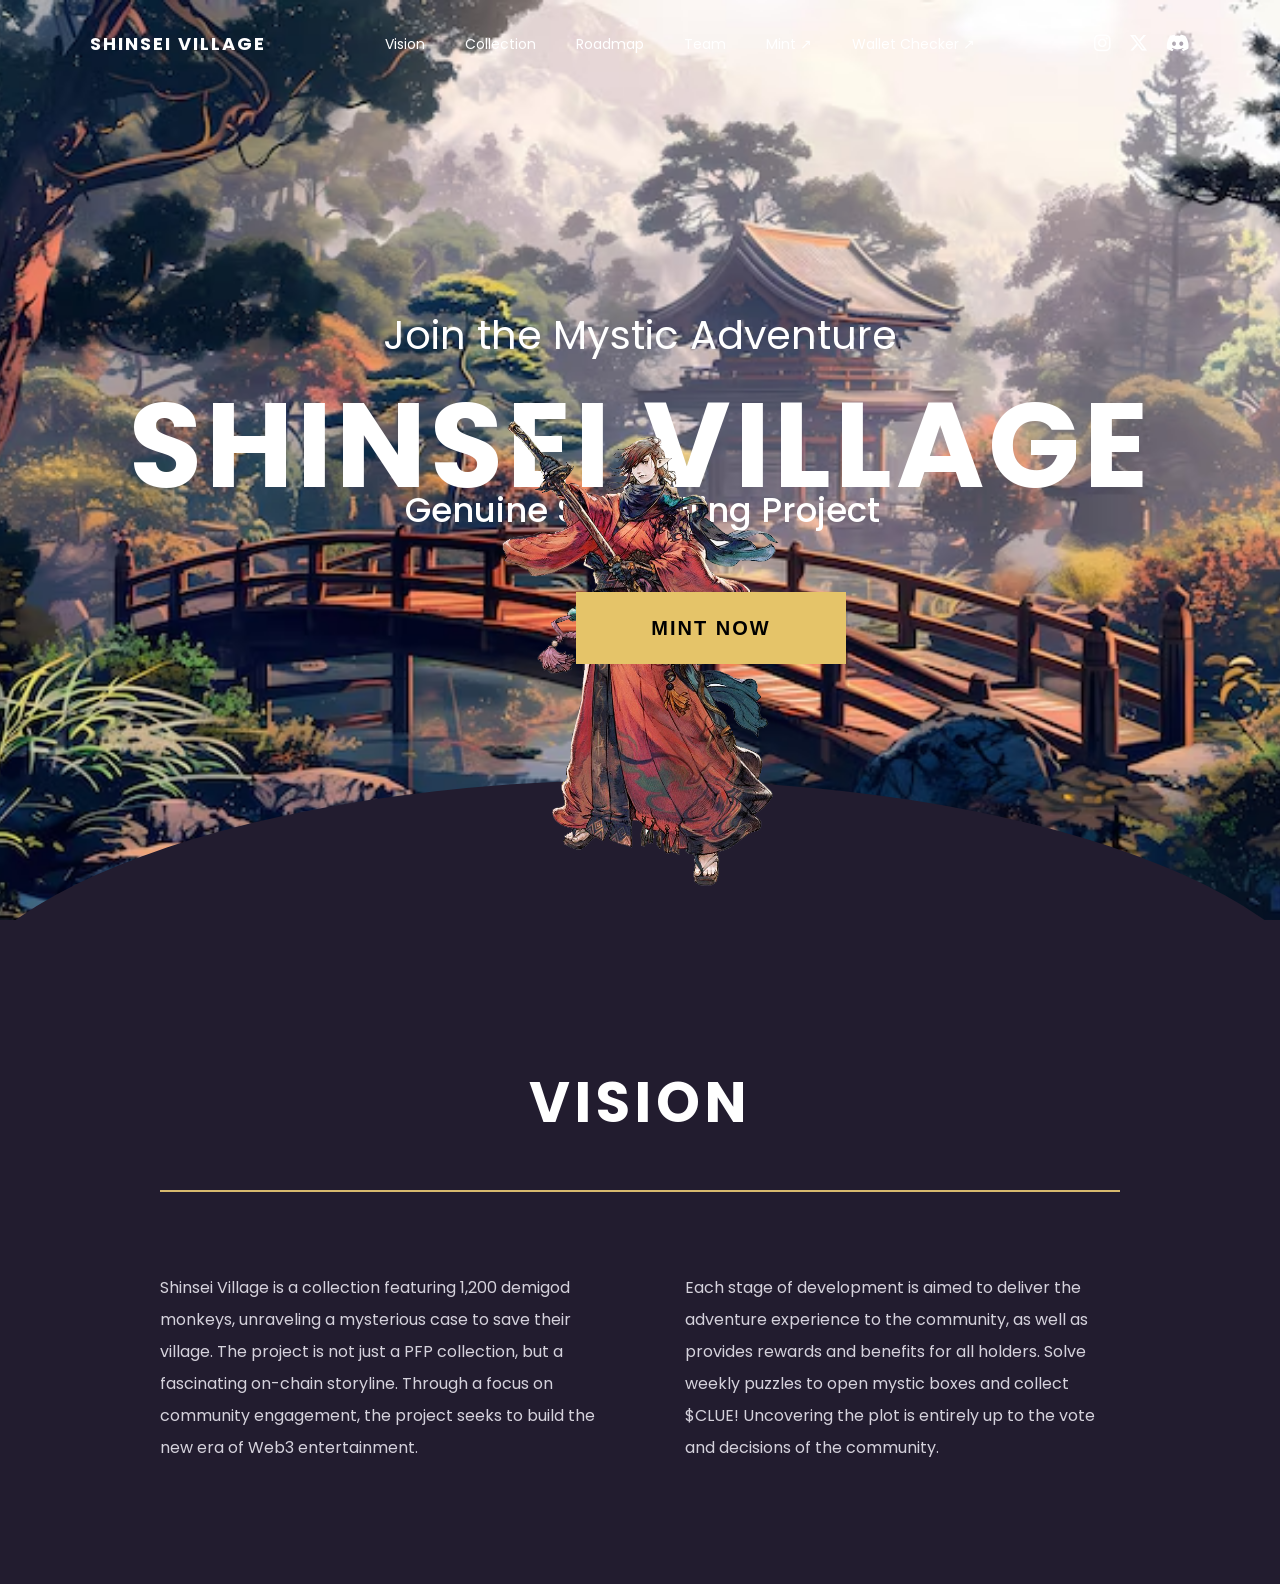
<file: Proj-3/index.html>
<!doctype html>
<html lang="en">
  <head>
    <meta charset="UTF-8" />
    <meta name="viewport" content="width=device-width, initial-scale=1.0" />
    <title>Proj-3</title>

    <link rel="preconnect" href="https://fonts.googleapis.com" />
    <link rel="preconnect" href="https://fonts.gstatic.com" crossorigin />
    <link
      href="https://fonts.googleapis.com/css2?family=Poppins:wght@300;400;500;600;700&display=swap"
      rel="stylesheet"
    />

    <link
      rel="stylesheet"
      href="https://cdnjs.cloudflare.com/ajax/libs/font-awesome/6.5.1/css/all.min.css"
    />

    <link rel="stylesheet" href="style.css" />
  </head>
  <body>
    <section class="hero">
      <nav class="navbar">
        <div class="logo">SHINSEI VILLAGE</div>

        <ul class="nav-links">
          <li><a href="#">Vision</a></li>
          <li><a href="#">Collection</a></li>
          <li><a href="#">Roadmap</a></li>
          <li><a href="#">Team</a></li>
          <li><a href="#">Mint ↗</a></li>
          <li><a href="#">Wallet Checker ↗</a></li>
        </ul>

        <div class="social-icons">
          <i class="fa-brands fa-instagram"></i>
          <i class="fa-brands fa-x-twitter"></i>
          <i class="fa-brands fa-discord"></i>
        </div>
      </nav>

      <div class="hero-content">
        <p class="small-text">Join the Mystic Adventure</p>

        <h1>SHINSEI VILLAGE</h1>

        <p class="subtitle">Genuine Storytelling Project</p>
      </div>
      <button class="mint-btn">MINT NOW</button>

      <div class="character-wrapper">
        <img src="assets/character (2).png" class="character" alt="character" />
      </div>

      <div class="curve"></div>
    </section>

    <section class="vision-section">
      <h2>VISION</h2>

      <div class="line"></div>

      <div class="vision-content">
        <div class="vision-box">
          <p>
            Shinsei Village is a collection featuring 1,200 demigod monkeys,
            unraveling a mysterious case to save their village. The project is
            not just a PFP collection, but a fascinating on-chain storyline.
            Through a focus on community engagement, the project seeks to build
            the new era of Web3 entertainment.
          </p>
        </div>

        <div class="vision-box">
          <p>
            Each stage of development is aimed to deliver the adventure
            experience to the community, as well as provides rewards and
            benefits for all holders. Solve weekly puzzles to open mystic boxes
            and collect $CLUE! Uncovering the plot is entirely up to the vote
            and decisions of the community.
          </p>
        </div>
      </div>
    </section>
  </body>
</html>
</file>
<file: Proj-3/style.css>
*{
    margin:0;
    padding:0;
    box-sizing:border-box;
}

body{
    font-family:'Poppins', sans-serif;
    background:#221c2f;
    overflow-x:hidden;
    color:white;
}


.navbar{
    width:100%;
    padding:30px 90px;

    display:flex;
    justify-content:space-between;
    align-items:center;

    position:absolute;
    top:0;
    left:0;
    z-index:100;
}

.logo{
    font-size:18px;
    font-weight:700;
    letter-spacing:2px;
}

.nav-links{
    display:flex;
    gap:40px;
    list-style:none;
}

.nav-links a{
    text-decoration:none;
    color:white;
    font-size:14px;
    font-weight:400;
}

.social-icons{
    display:flex;
    gap:18px;
    font-size:19px;
}


.hero-content{
    position:absolute;
     top:44%;
    left:50%;

    transform:translate(-50%,-50%);

    text-align:center;

    width:100%;
    z-index:5;
}

.small-text{
    font-size:40px;
    font-weight:400;
    margin-bottom:20px;
}

.hero-content h1{
    font-size:120px;
    font-weight:700;
    letter-spacing:4px;
    line-height:1;
}

.subtitle{
    position:absolute;

    top:180px;
    right:400px;

    font-size:34px;
    font-weight:500;

    z-index:30;
}

.mint-btn{
    margin-top:40px;

    width:270px;
    height:72px;

    border:none;
    outline:none;

    background:#e5c469;
    color:black;

    font-size:20px;
    font-weight:700;
    letter-spacing:2px;

    position: absolute;
    top: 60%;
    left: 45%;

    z-index:30;
}


.hero{
    position:relative;
    width:100%;
    height:920px;

    background:url("assets/background.avif");

    background-size:cover;
    background-position:center;

    overflow:hidden;
}


.character-wrapper{
    position:absolute;
    left:50%;
    bottom:0;
    transform:translateX(-50%);

    width:420px;
    height:520px;

    overflow:hidden;

    z-index:12;
}

.character{
    width:100%;
    height:auto;
    display:block;
}


.curve{
    position:absolute;
    bottom:-120px;
    left:-5%;
    width:110%;
    height:260px;

    background:#221c2f;

    border-top-left-radius:50% 100%;
    border-top-right-radius:50% 100%;

    z-index:1;
}


.vision-section{
    position:relative;

    background:#221c2f;

    padding-top:140px;
    padding-bottom:120px;

    z-index:5;
}

.vision-section h2{
    text-align:center;

    font-size:56px;
    letter-spacing:5px;

    margin-bottom:45px;
}

.line{
    width:75%;
    height:2px;

    background:#d7b96e;

    margin:auto;
    margin-bottom:80px;

    position:relative;
}


.vision-content{
    width:75%;
    margin:auto;

    display:flex;
    justify-content:space-between;
    gap:90px;
}

.vision-box{
    width:50%;
}

.vision-box p{
    color:#d5d2dc;
    line-height:2;
     font-size:16px;
    text-align:left;
}
</file>
